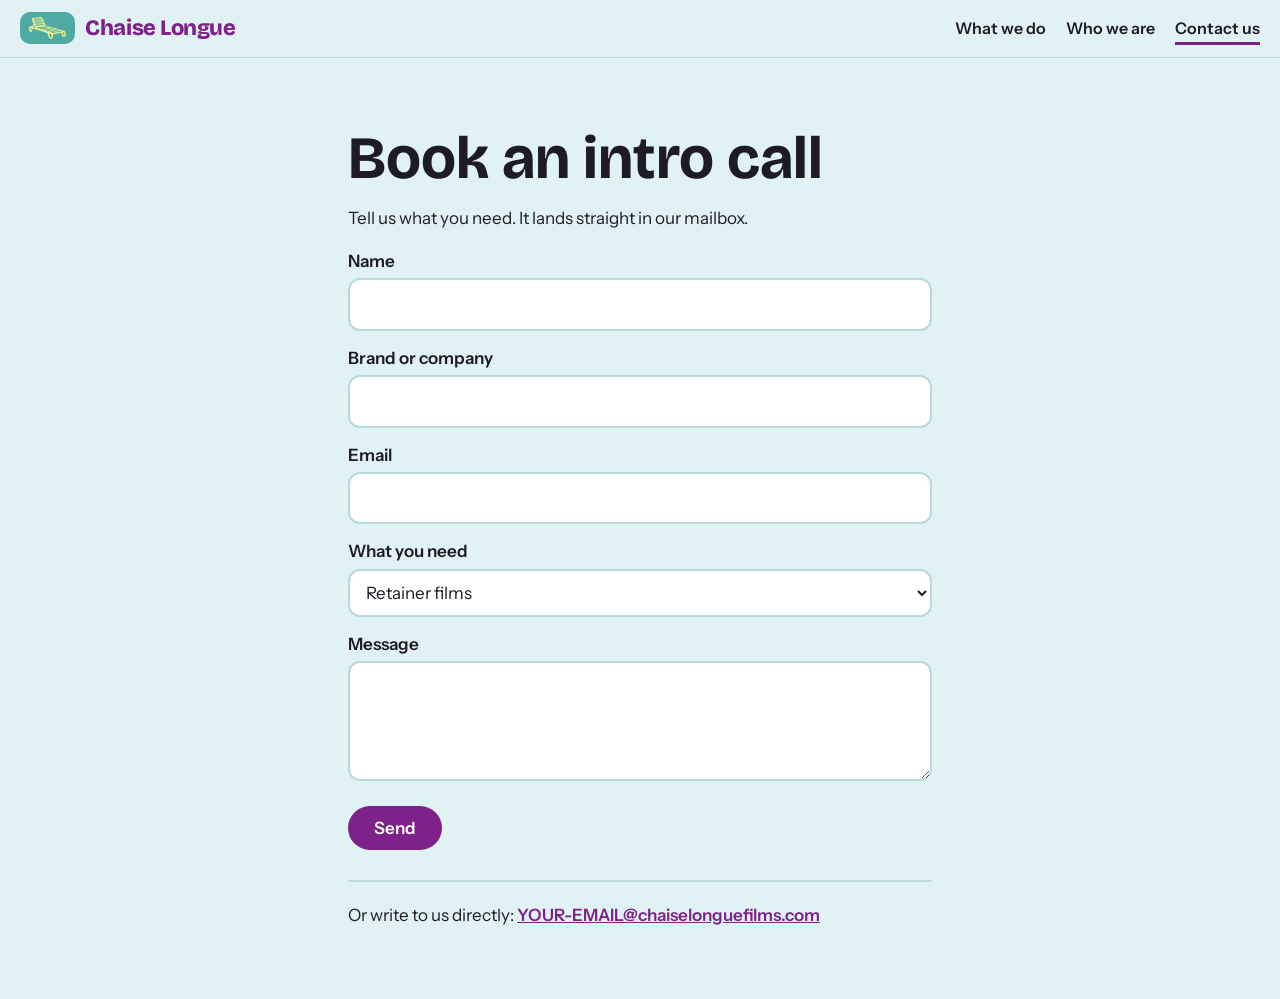
<file: contact.html>
<!doctype html><html lang="en"><head><meta charset="utf-8"><meta name="viewport" content="width=device-width,initial-scale=1"><link rel="icon" href="assets/logo.png"><link rel="preconnect" href="https://fonts.googleapis.com"><link rel="preconnect" href="https://fonts.gstatic.com" crossorigin><link rel="stylesheet" href="https://fonts.googleapis.com/css2?family=Bricolage+Grotesque:wght@500;700;800&family=Instrument+Sans:wght@400;500;600&display=swap"><link rel="stylesheet" href="css/style.css"><title>Contact us | Chaise Longue</title><meta name="description" content="Book an intro call with Chaise Longue."></head>
<body data-page="contact"><header class="menu" id="menu"></header>
<main class="cwrap"><h1>Book an intro call</h1><p>Tell us what you need. It lands straight in our mailbox.</p>
<form id="f"><label for="n">Name</label><input id="n" name="name" required>
<label for="b">Brand or company</label><input id="b" name="brand">
<label for="e">Email</label><input id="e" name="email" type="email" required>
<label for="w">What you need</label><select id="w" name="need"><option>Retainer films</option><option>Hero films</option><option>Agency servicing</option><option>Not sure</option></select>
<label for="m">Message</label><textarea id="m" name="message"></textarea>
<input class="hp" name="hp" tabindex="-1" autocomplete="off" aria-hidden="true">
<button class="go" type="submit">Send</button>
<div class="ok" id="ok">Thank you. We will get back to you soon.</div><div class="err" id="err">Something went wrong. Please write to us directly below.</div></form>
<div class="direct">Or write to us directly: <a id="mail" href="#"></a></div></main>
<script src="js/content.js"></script><script src="js/main.js"></script></body></html>
</file>
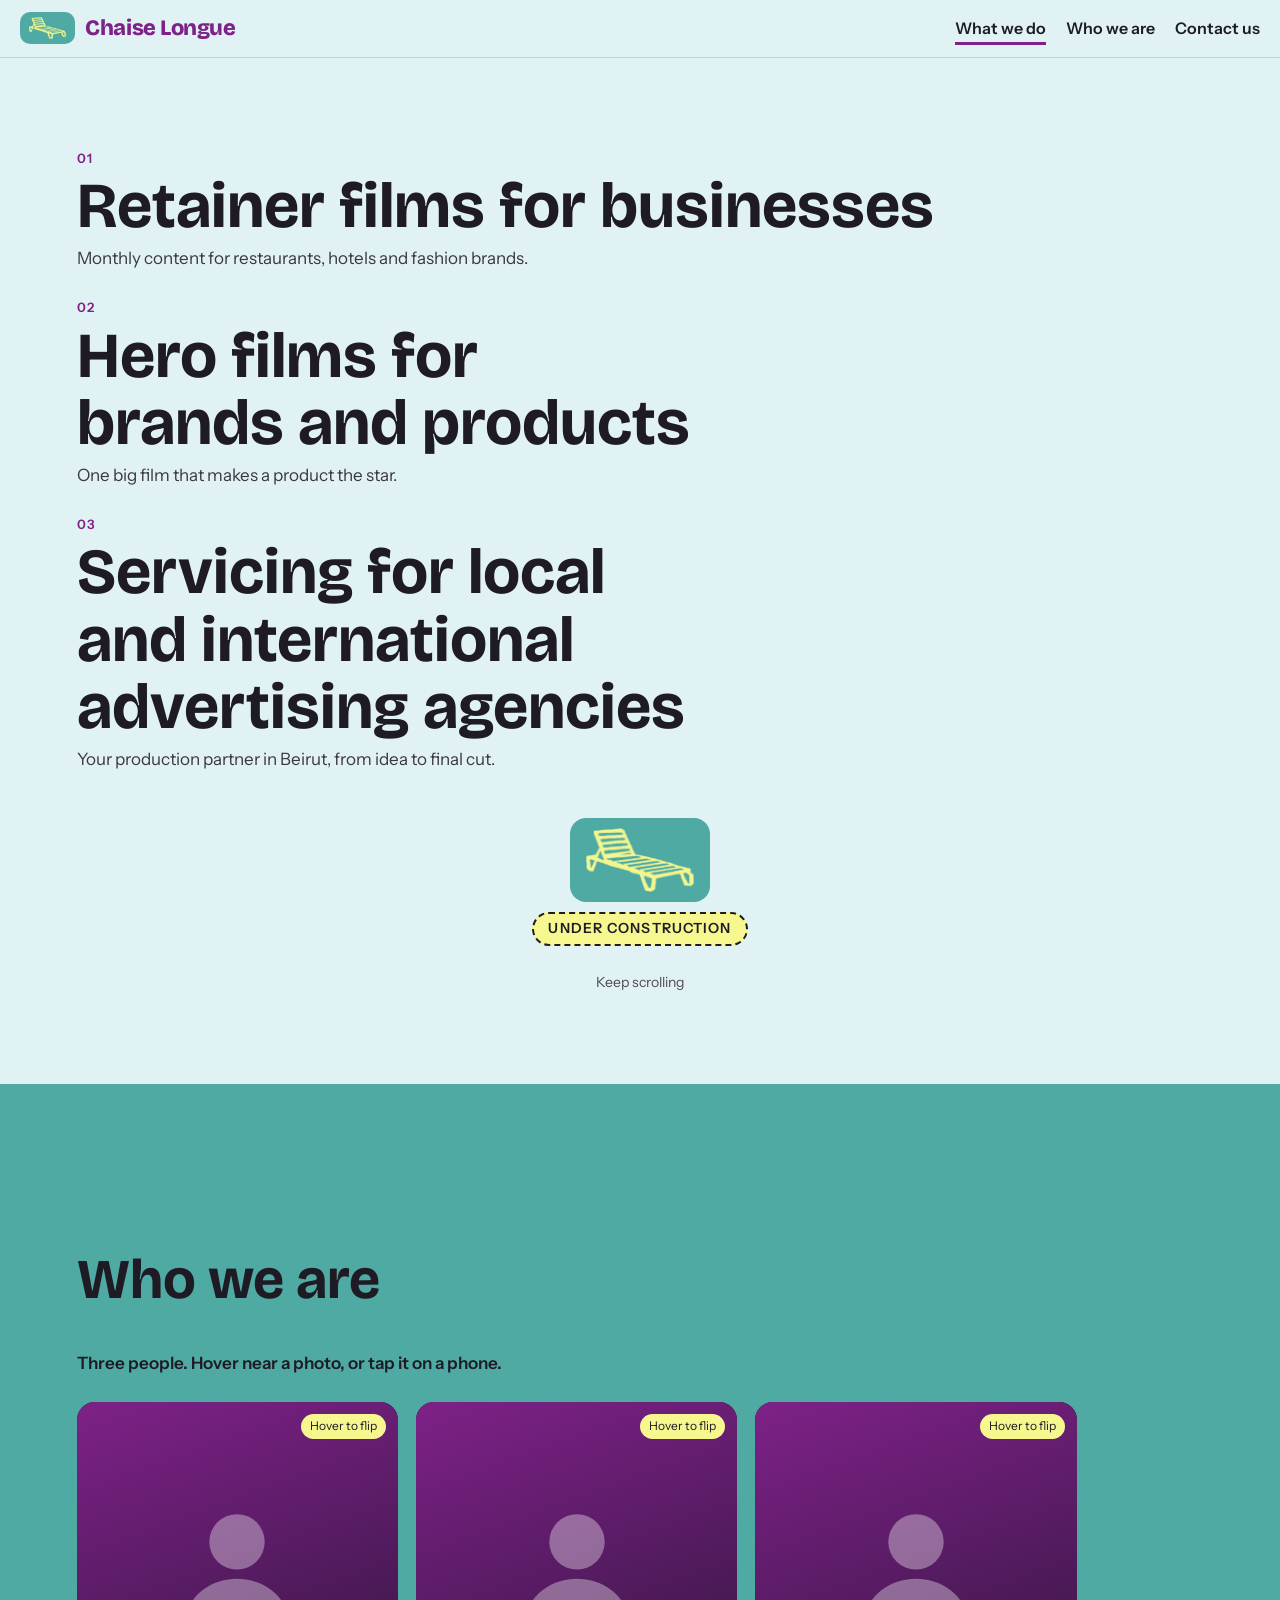
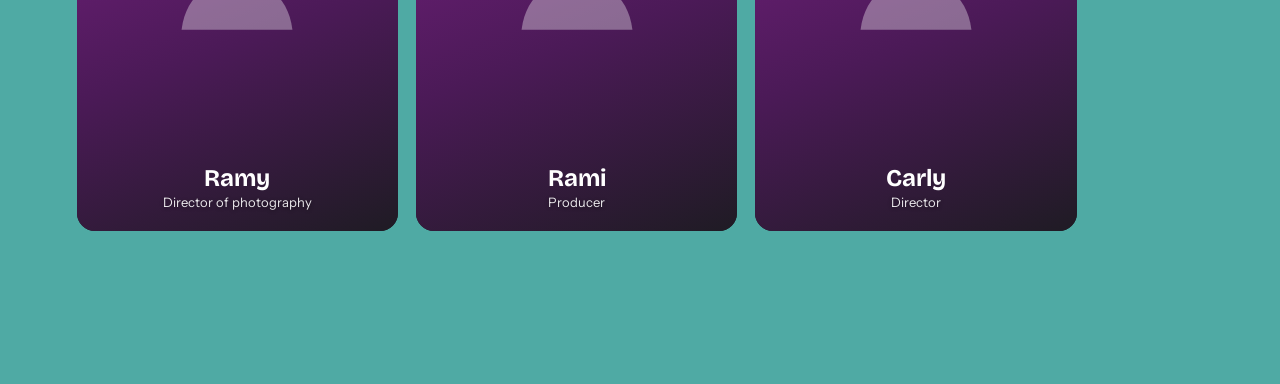
<file: work.html>
<!doctype html><html lang="en"><head><meta charset="utf-8"><meta name="viewport" content="width=device-width,initial-scale=1"><link rel="icon" href="assets/logo.png"><link rel="preconnect" href="https://fonts.googleapis.com"><link rel="preconnect" href="https://fonts.gstatic.com" crossorigin><link rel="stylesheet" href="https://fonts.googleapis.com/css2?family=Bricolage+Grotesque:wght@500;700;800&family=Instrument+Sans:wght@400;500;600&display=swap"><link rel="stylesheet" href="css/style.css"><title>What we do and who we are | Chaise Longue</title><meta name="description" content="Retainer films, hero films and servicing for agencies, by a small team of three in Beirut."></head>
<body data-page="what"><header class="menu" id="menu"></header>
<main><section class="sec" id="what"><div id="services" style="display:contents"></div><div class="hint">Keep scrolling</div></section>
<section class="sec who" id="who"><h2>Who we are</h2><p class="sub">Three people. Hover near a photo, or tap it on a phone.</p><div class="cards" id="cards"></div></section></main>
<script src="js/content.js"></script><script src="js/main.js"></script></body></html>
</file>
<file: css/style.css>
/* Colours and fonts: change the values here to restyle the whole site. */
:root{
  --teal:#4FAAA4; --butter:#F6F78E; --grape:#7E2188; --ice:#E0F2F4; --ink:#1F1B24;
  --line:#b9d9dc; --muted:#3b3743;
  --head:'Bricolage Grotesque','Instrument Sans',system-ui,sans-serif;
  --body:'Instrument Sans',system-ui,sans-serif;
  color-scheme:light;
}
*{box-sizing:border-box}
html{scroll-behavior:smooth}
body{margin:0;background:var(--ice);color:var(--ink);font:17px/1.55 var(--body)}
h1,h2,h3{font-family:var(--head);text-wrap:balance}
a{color:inherit}
.logo{display:flex;align-items:center;gap:10px;font:800 clamp(30px,6vw,52px)/1 var(--head);letter-spacing:-.02em;text-decoration:none}
.logo img{height:1.5em;width:auto;display:block}
.badge{background:var(--teal);border-radius:10px;padding:5px 9px;display:inline-flex}
.badge img{height:22px;width:auto;display:block}
.badge.big{padding:10px 16px;border-radius:16px}
.badge.big img{height:64px}

/* HOME */
.home{position:fixed;inset:0;background:var(--ink);color:#fff;overflow:hidden}
.bg{position:absolute;inset:0;background:linear-gradient(120deg,#4FAAA4,#7E2188,#1F1B24,#4FAAA4);background-size:300% 300%;animation:drift 14s ease-in-out infinite}
.bg::after{content:"";position:absolute;inset:0;background:radial-gradient(circle at 70% 30%,rgba(246,247,142,.35),transparent 40%),radial-gradient(circle at 20% 80%,rgba(224,242,244,.25),transparent 45%);animation:float 9s ease-in-out infinite alternate}
.home video{position:absolute;inset:0;width:100%;height:100%;object-fit:cover}
.shade{position:absolute;inset:0;background:linear-gradient(180deg,rgba(31,27,36,.5),rgba(31,27,36,.15) 50%,rgba(31,27,36,.25))}
@keyframes drift{50%{background-position:100% 50%}}
@keyframes float{from{transform:translate(-3%,2%) scale(1)}to{transform:translate(3%,-2%) scale(1.08)}}
.hero{position:absolute;z-index:2;left:50%;top:46%;transform:translate(-50%,-50%);width:100%;display:flex;flex-direction:column;align-items:center;padding:0 16px;text-align:center}
.hero .logo{color:#fff}
.hero .logo img{filter:drop-shadow(0 2px 6px rgba(0,0,0,.35))}
.nav3{display:flex;gap:clamp(14px,4vw,44px);margin-top:22px;flex-wrap:wrap;justify-content:center}
.nav3 a,.menu nav a{text-decoration:none;font-weight:600;font-size:clamp(17px,2.6vw,24px);position:relative;padding:4px 0}
.nav3 a::after,.menu nav a::after{content:"";position:absolute;left:0;bottom:0;height:3px;width:0;background:var(--butter);transition:width .3s}
.nav3 a:hover::after,.menu nav a:hover::after,.menu nav a[aria-current]::after{width:100%}
.menu nav a[aria-current]::after{background:var(--grape)}

/* MENU (inner pages) */
.menu{position:sticky;top:0;z-index:20;display:flex;align-items:center;justify-content:space-between;gap:12px;flex-wrap:wrap;padding:12px 20px;background:rgba(224,242,244,.92);backdrop-filter:blur(6px);border-bottom:1px solid var(--line)}
.menu .logo{font-size:22px;color:var(--grape)}
.menu nav{display:flex;gap:20px;flex-wrap:wrap}
.menu nav a{font-size:16px}

/* WHAT WE DO */
.sec{min-height:92vh;padding:clamp(40px,8vw,90px) clamp(16px,6vw,80px);display:flex;flex-direction:column;justify-content:center;gap:26px}
.svc{max-width:900px;opacity:0;transform:translateY(40px);transition:opacity .8s,transform .8s}
.svc.in,.uc.in{opacity:1;transform:none}
.svc small{display:block;font-weight:600;color:var(--grape);letter-spacing:.12em;font-size:13px}
.svc h2{margin:4px 0 6px;font-size:clamp(30px,6vw,64px);line-height:1.05}
.svc p{margin:0;max-width:560px;color:var(--muted)}
.uc{display:flex;flex-direction:column;align-items:center;gap:10px;margin-top:20px;opacity:0;transition:opacity 1s}
.uc .badge{animation:bob 2.4s ease-in-out infinite}
@keyframes bob{50%{transform:translateY(-8px) rotate(-2deg)}}
.uc span.tagline{background:var(--butter);padding:4px 14px;border-radius:99px;font-weight:600;font-size:14px;letter-spacing:.08em;text-transform:uppercase;border:2px dashed var(--ink)}
.hint{text-align:center;font-size:14px;color:#4d4a55}

/* WHO WE ARE */
.who{background:var(--teal);min-height:100vh}
.who h2{font-size:clamp(30px,6vw,56px);margin:0}
.who .sub{margin:0;font-weight:600}
.cards{display:grid;grid-template-columns:repeat(3,minmax(0,1fr));gap:18px;max-width:1000px;width:100%}
@media(max-width:760px){.cards{grid-template-columns:1fr;max-width:340px}}
.card{perspective:900px;aspect-ratio:3/4;cursor:pointer;min-width:0;outline-offset:4px}
.card-in{position:relative;width:100%;height:100%;transition:transform .7s cubic-bezier(.2,.8,.2,1);transform-style:preserve-3d}
.card.flip .card-in{transform:rotateY(180deg)}
.face{position:absolute;inset:0;backface-visibility:hidden;-webkit-backface-visibility:hidden;border-radius:18px;overflow:hidden;display:flex;flex-direction:column}
.front{background:var(--ink);color:#fff;align-items:center;justify-content:flex-end;padding:18px;text-align:center}
.ph{position:absolute;inset:0;background:linear-gradient(160deg,var(--grape),#4b1a57 55%,var(--ink))}
.ph svg{position:absolute;left:50%;top:38%;width:46%;transform:translate(-50%,-50%);opacity:.35}
.ph img{width:100%;height:100%;object-fit:cover}
.front b,.front span{position:relative;z-index:1}
.front b{font:700 24px var(--head)}
.front span{font-size:13px;opacity:.9;text-shadow:0 1px 4px rgba(0,0,0,.5)}
.front .pulse{position:absolute;right:12px;top:12px;font-size:12px;background:var(--butter);color:var(--ink);padding:3px 9px;border-radius:99px;animation:pulse 1.8s infinite;text-shadow:none;opacity:1}
@keyframes pulse{50%{transform:scale(1.1)}}
.back{background:var(--butter);color:var(--ink);transform:rotateY(180deg);padding:18px;gap:6px;font-size:14px;line-height:1.35;justify-content:center}
.back h3{margin:0;font-size:22px}
.back dl{margin:6px 0 0;display:grid;grid-template-columns:auto 1fr;gap:3px 10px}
.back dt{font-weight:600;color:var(--grape)}
.back dd{margin:0}
.back ul{margin:0;padding-left:16px}
.vim{margin-top:8px;align-self:flex-start;background:var(--grape);color:#fff;text-decoration:none;font-weight:600;padding:8px 14px;border-radius:99px;font-size:14px;box-shadow:0 0 0 3px #fff,0 0 0 5px var(--grape)}
.vim.off{opacity:.55;pointer-events:none}

/* CONTACT */
.cwrap{max-width:620px;margin:0 auto;padding:clamp(30px,6vw,70px) 18px}
.cwrap h1{font-size:clamp(34px,7vw,60px);margin:0 0 6px;line-height:1}
label{display:block;font-weight:600;margin:14px 0 4px}
input,select,textarea{width:100%;font:inherit;padding:11px 12px;border-radius:12px;border:2px solid var(--line);background:#fff;color:var(--ink)}
input:focus,select:focus,textarea:focus{outline:3px solid var(--butter);border-color:var(--grape)}
textarea{min-height:120px;resize:vertical}
button.go{margin-top:18px;background:var(--grape);color:#fff;border:0;border-radius:99px;padding:12px 26px;font:600 17px var(--body);cursor:pointer}
button.go:hover{background:#661a6e}
.ok,.err{display:none;margin-top:14px;padding:12px 14px;border-radius:12px;font-weight:600}
.ok{background:var(--butter)} .err{background:#f3d1d1}
.direct{margin-top:30px;padding-top:20px;border-top:2px solid var(--line)}
.direct a{color:var(--grape);font-weight:600}
.hp{position:absolute;left:-9999px}
@media (prefers-reduced-motion:reduce){*{animation:none!important;transition:none!important}.svc,.uc{opacity:1;transform:none}}
</file>
